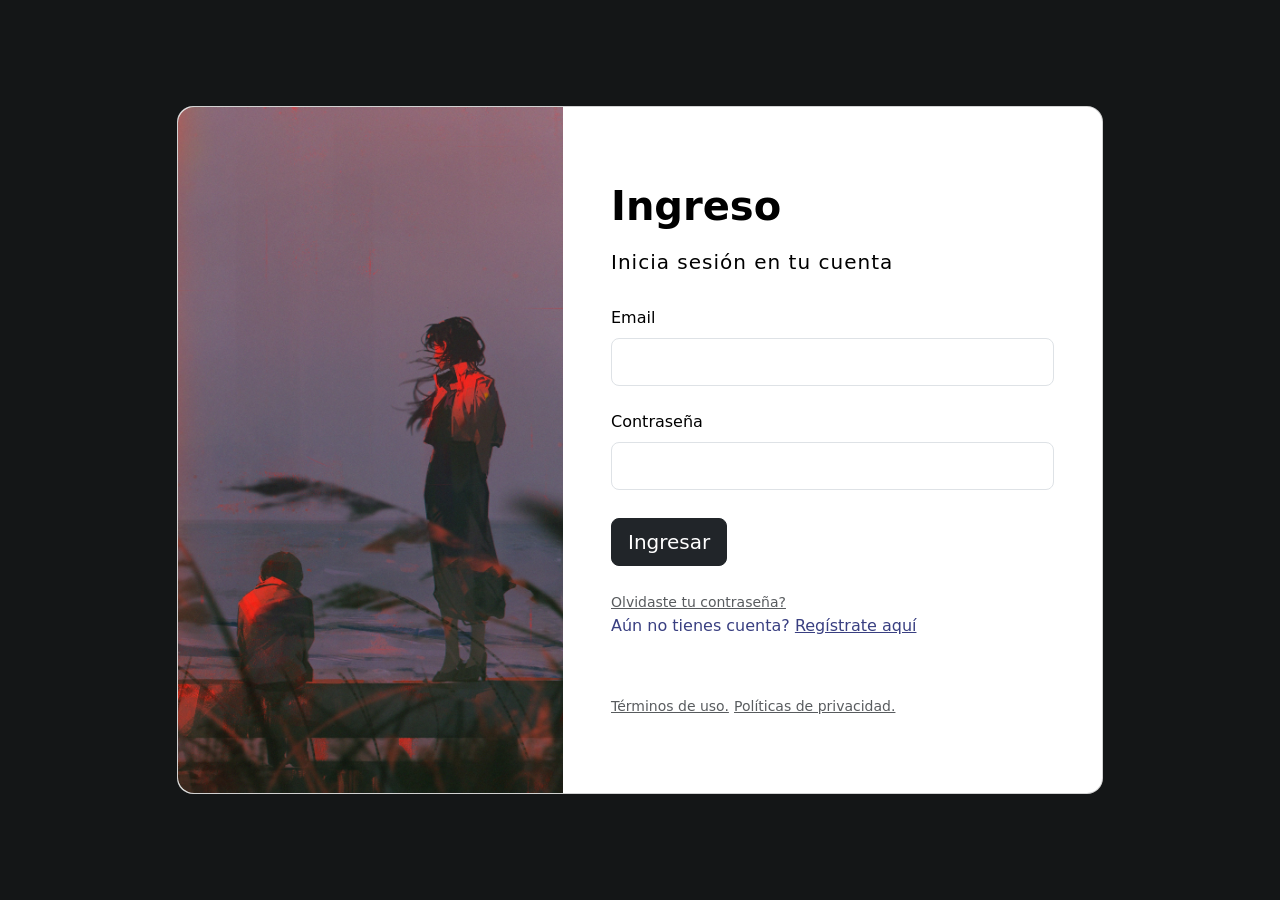
<file: index.html>
<!DOCTYPE html>
<html lang="en">

<head>
    <meta charset="UTF-8">
    <meta name="viewport" content="width=device-width, initial-scale=1.0">
    <title>Comunidad</title>
    <link rel="icon" href="assets/logo.png" type="image/png">
    <link href="https://cdn.jsdelivr.net/npm/bootstrap@5.3.2/dist/css/bootstrap.min.css" rel="stylesheet"
        integrity="sha384-T3c6CoIi6uLrA9TneNEoa7RxnatzjcDSCmG1MXxSR1GAsXEV/Dwwykc2MPK8M2HN" crossorigin="anonymous">
    <link rel="stylesheet" href="https://cdn.jsdelivr.net/npm/bootstrap-icons@1.11.1/font/bootstrap-icons.css">
    <link rel="stylesheet" href="./css/style.css">
</head>

<body style="background-color: #141617">

    <nav class="navbar navbar-expand-lg p-3 f-family" style="background-color: #0A0B0D">
        <a class="navbar-brand text-danger fw-bold fs-3 me-5 d-flex justify-content-center align-items-center gap-3"
            href="index.html">
            <div class="orbit-spinner">
                <div class="orbit"></div>
                <div class="orbit"></div>
                <div class="orbit"></div>
            </div> JTG
        </a>
        <button class="navbar-toggler" type="button" data-bs-toggle="collapse" data-bs-target="#navbarNav"
            aria-controls="navbarNav" aria-expanded="false" aria-label="Toggle navigation">
            <span class="navbar-toggler-icon"></span>
        </button>
        <div class="collapse navbar-collapse text-center " id="navbarNav">
            <ul class="navbar-nav gap-3">
                <li class="nav-item active border-bottom border-danger">
                    <a class="nav-link text-light nav-hover" href="index.html">Comunidad</a>
                </li>
                <li class="nav-item">
                    <a class="nav-link text-light nav-hover" href="priv-files.html">Fotos privadas</a>
                </li>
                <li class="nav-item">
                    <a class="nav-link text-light nav-hover" href="my-gallery.html">Subido por mi</a>
                </li>
                <li class="nav-item">
                    <a class="btn btn-danger" href="uploadFiles.html">Subir contenido</a>
                </li>
            </ul>
            <div class="ms-auto mx-4 d-flex gap-4  mt-3 mt-lg-0 justify-content-center">
                <a class="nav-link text-light nav-hover" aria-disabled="true" href="https://github.com/joaquintalice"
                    target="_blank"><i class="bi bi-github fs-3"></i></a>
                <button class="fw-bolder btn text-light nav-hover" id="logout-btn">Cerrar sesión <i
                        class="bi bi-box-arrow-right"></i></button>
            </div>
        </div>
    </nav>


    <main>


        <div class="my-5 f-family page__margin">

            <div class="text-center my-5 text-danger">
                <h2 id="img-title">Subido por la comunidad</h2>
            </div>

            <div class="row gx-4 gy-4 mb-5" id="imageContainer">
            </div>

        </div>

        <div class="modal fade" id="imageModal" tabindex="-1" role="dialog" aria-labelledby="imageModalLabel"
            aria-hidden="true">
            <div class="modal-dialog " role="document">
                <div class="modal-content ">
                    <div class="modal-header border-0">
                        <h5 class="modal-title text-light" id="imageModalLabel">Imagen completa</h5>
                        <button type="button" class="btn btn-dark" data-bs-dismiss="modal" aria-label="Close"><i
                                class="bi bi-x-lg"></i></button>
                    </div>
                    <div class="modal-body">
                        <div class="d-flex flex-column">
                            <img id="modalImage" class="img-fluid" src="" alt="Image">
                            <button type="button" class="btn btn-dark mt-3" id="download-btn">Descargar imagen</button>
                        </div>
                    </div>
                </div>
            </div>
        </div>

    </main>


    <script src="https://ajax.googleapis.com/ajax/libs/jquery/3.7.1/jquery.min.js"></script>
    <script src="https://cdnjs.cloudflare.com/ajax/libs/popper.js/2.9.2/umd/popper.min.js"></script>
    <script src="https://cdn.jsdelivr.net/npm/bootstrap@5.3.2/dist/js/bootstrap.bundle.min.js"
        integrity="sha384-C6RzsynM9kWDrMNeT87bh95OGNyZPhcTNXj1NW7RuBCsyN/o0jlpcV8Qyq46cDfL"
        crossorigin="anonymous"></script>
    <script src="./js/index.js"></script>
    <script src="./js/logout.js"></script>
    <script src="./js/utils/downloadImages.js"></script>
</body>

</html>
</file>
<file: css/style.css>
@import url('https://fonts.googleapis.com/css2?family=Roboto:wght@100;300&display=swap');

.f-family {
    font-family: 'Roboto', sans-serif;
}

.img__container {
    height: 700px;
    max-height: 700px;
}

@media screen and (min-width: 576px) {
    .img__container {
        height: 500px;
        max-height: 500px;
    }
}

@media screen and (min-width: 768px) {
    .img__container {
        height: 400px;
        max-height: 400px;
    }
}

@media screen and (min-width: 992px) {
    .img__container {
        height: 400px;
        max-height: 400px;
    }
}

@media screen and (min-width: 1200px) {
    .img__container {
        height: 400px;
        max-height: 400px;
    }
}


.shadow {
    border-radius: 1.5rem;
    object-fit: cover;
    width: 100%;
    height: 100%;
    box-shadow: rgba(0, 0, 0, 0.7) 0px 15px 25px, rgba(0, 0, 0, 0.05) 0px 5px 10px !important;
}

.nav-hover:hover {
    color: #BB2D3B !important;
}


/* loader */

.orbit-spinner,
.orbit-spinner * {
    box-sizing: border-box;
}

.orbit-spinner {
    height: 55px;
    width: 55px;
    border-radius: 50%;
    perspective: 800px;
}

.orbit-spinner .orbit {
    position: absolute;
    box-sizing: border-box;
    width: 100%;
    height: 100%;
    border-radius: 50%;
}

.orbit-spinner .orbit:nth-child(1) {
    left: 0%;
    top: 0%;
    animation: orbit-spinner-orbit-one-animation 1200ms linear infinite;
    border-bottom: 3px solid #ff1d5e;
}

.orbit-spinner .orbit:nth-child(2) {
    right: 0%;
    top: 0%;
    animation: orbit-spinner-orbit-two-animation 1200ms linear infinite;
    border-right: 3px solid #ff1d5e;
}

.orbit-spinner .orbit:nth-child(3) {
    right: 0%;
    bottom: 0%;
    animation: orbit-spinner-orbit-three-animation 1200ms linear infinite;
    border-top: 3px solid #ff1d5e;
}

@keyframes orbit-spinner-orbit-one-animation {
    0% {
        transform: rotateX(35deg) rotateY(-45deg) rotateZ(0deg);
    }

    100% {
        transform: rotateX(35deg) rotateY(-45deg) rotateZ(360deg);
    }
}

@keyframes orbit-spinner-orbit-two-animation {
    0% {
        transform: rotateX(50deg) rotateY(10deg) rotateZ(0deg);
    }

    100% {
        transform: rotateX(50deg) rotateY(10deg) rotateZ(360deg);
    }
}

@keyframes orbit-spinner-orbit-three-animation {
    0% {
        transform: rotateX(35deg) rotateY(55deg) rotateZ(0deg);
    }

    100% {
        transform: rotateX(35deg) rotateY(55deg) rotateZ(360deg);
    }
}



#imageModal .modal-content,
#alertModal .modal-content {
    background-color: rgb(5, 4, 4);
    border: none;
    border-radius: 20px;
}

#imageModal .modal-body,
#alertModal .modal-body {
    text-align: center;
}

#modalImage {
    max-width: 100%;
    height: auto;
}

#imageModal .close {
    color: rgb(255, 255, 255);
}



.zoom-effect {
    object-view-box: inset(0%);
    transition: all .3s;
}

.zoom-effect:hover {
    object-view-box: inset(5%);
}

.modal-center {
    max-width: 600px;
    margin: auto;
    display: flex;
    flex-direction: column;
    justify-content: center;
    height: 100vh;
}



.page__margin {
    margin: 0 1rem;
}

@media screen and (min-width: 576px) {
    .page__margin {
        margin: 0 2rem;
    }

}

@media screen and (min-width: 768px) {
    .page__margin {
        margin: 0 3.5rem;
    }

}

@media screen and (min-width: 992px) {
    .page__margin {
        margin: 0 5rem;
    }

}

@media screen and (min-width: 1200px) {
    .page__margin {
        margin: 0 7rem;
    }

}
</file>
